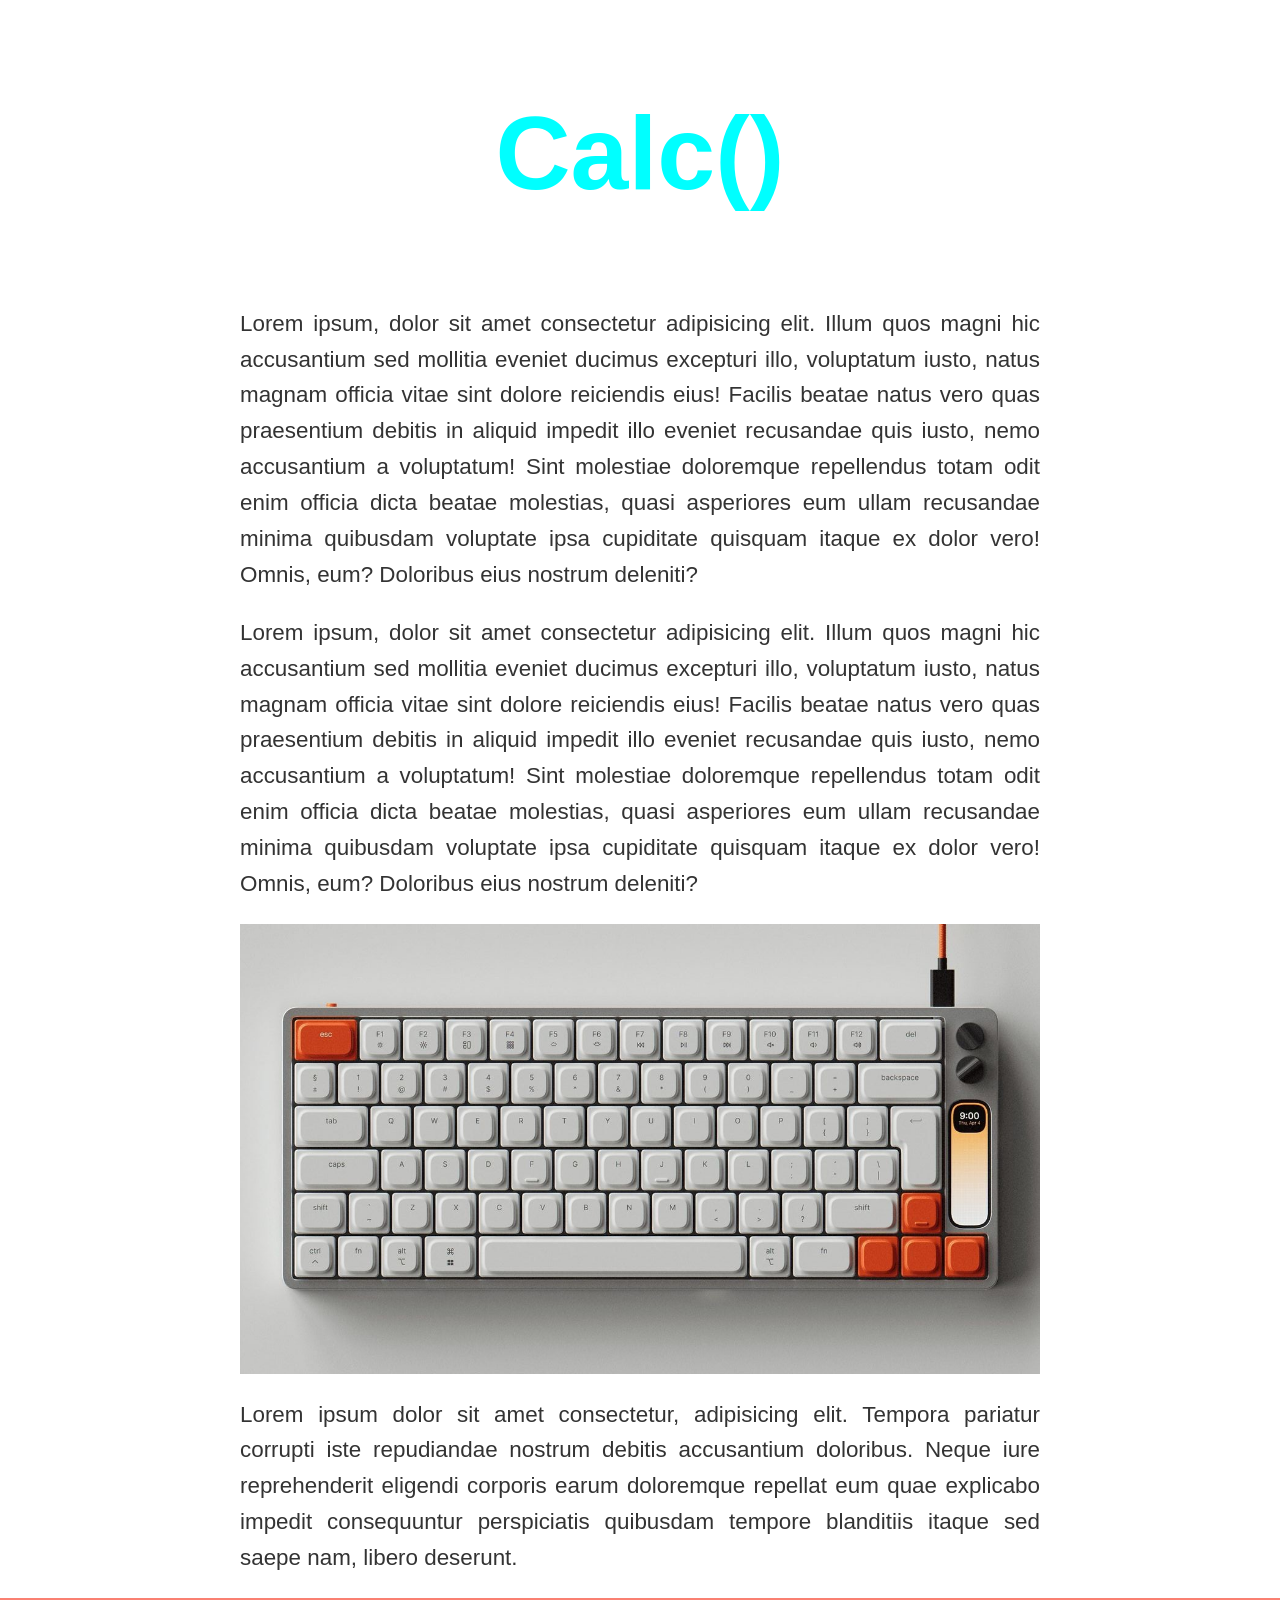
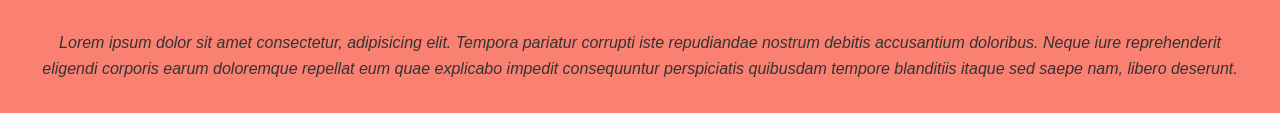
<file: css-calc/index.html>
<!DOCTYPE html>
<html lang="en">

<head>
    <meta charset="UTF-8">
    <meta name="viewport" content="width=device-width, initial-scale=1.0">
    <title>Css Calc</title>
    <link rel="stylesheet" href="style.css">
</head>

<body>
    <div class="container">
        <h1>
            Calc()
        </h1>
        <p>
            Lorem ipsum, dolor sit amet consectetur adipisicing elit. Illum quos magni hic accusantium sed mollitia
            eveniet ducimus excepturi illo, voluptatum iusto, natus magnam officia vitae sint dolore reiciendis eius!
            Facilis beatae natus vero quas praesentium debitis in aliquid impedit illo eveniet recusandae quis iusto,
            nemo accusantium a voluptatum! Sint molestiae doloremque repellendus totam odit enim officia dicta beatae
            molestias, quasi asperiores eum ullam recusandae minima quibusdam voluptate ipsa cupiditate quisquam itaque
            ex dolor vero! Omnis, eum? Doloribus eius nostrum deleniti?
        </p>
        <p>
            Lorem ipsum, dolor sit amet consectetur adipisicing elit. Illum quos magni hic accusantium sed mollitia
            eveniet ducimus excepturi illo, voluptatum iusto, natus magnam officia vitae sint dolore reiciendis eius!
            Facilis beatae natus vero quas praesentium debitis in aliquid impedit illo eveniet recusandae quis iusto,
            nemo accusantium a voluptatum! Sint molestiae doloremque repellendus totam odit enim officia dicta beatae
            molestias, quasi asperiores eum ullam recusandae minima quibusdam voluptate ipsa cupiditate quisquam itaque
            ex dolor vero! Omnis, eum? Doloribus eius nostrum deleniti?
        </p>
        <img src="../keylands.jpg" alt="keyboard" class="FullSize-img">
        <p>
            Lorem ipsum dolor sit amet consectetur, adipisicing elit. Tempora pariatur corrupti iste repudiandae nostrum
            debitis accusantium doloribus. Neque iure reprehenderit eligendi corporis earum doloremque repellat eum quae
            explicabo impedit consequuntur perspiciatis quibusdam tempore blanditiis itaque sed saepe nam, libero
            deserunt.
        </p>
        <p class="quotes">
            Lorem ipsum dolor sit amet consectetur, adipisicing elit. Tempora pariatur corrupti iste repudiandae nostrum
            debitis accusantium doloribus. Neque iure reprehenderit eligendi corporis earum doloremque repellat eum quae
            explicabo impedit consequuntur perspiciatis quibusdam tempore blanditiis itaque sed saepe nam, libero
            deserunt.
        </p>
    </div>
</body>

</html>
</file>
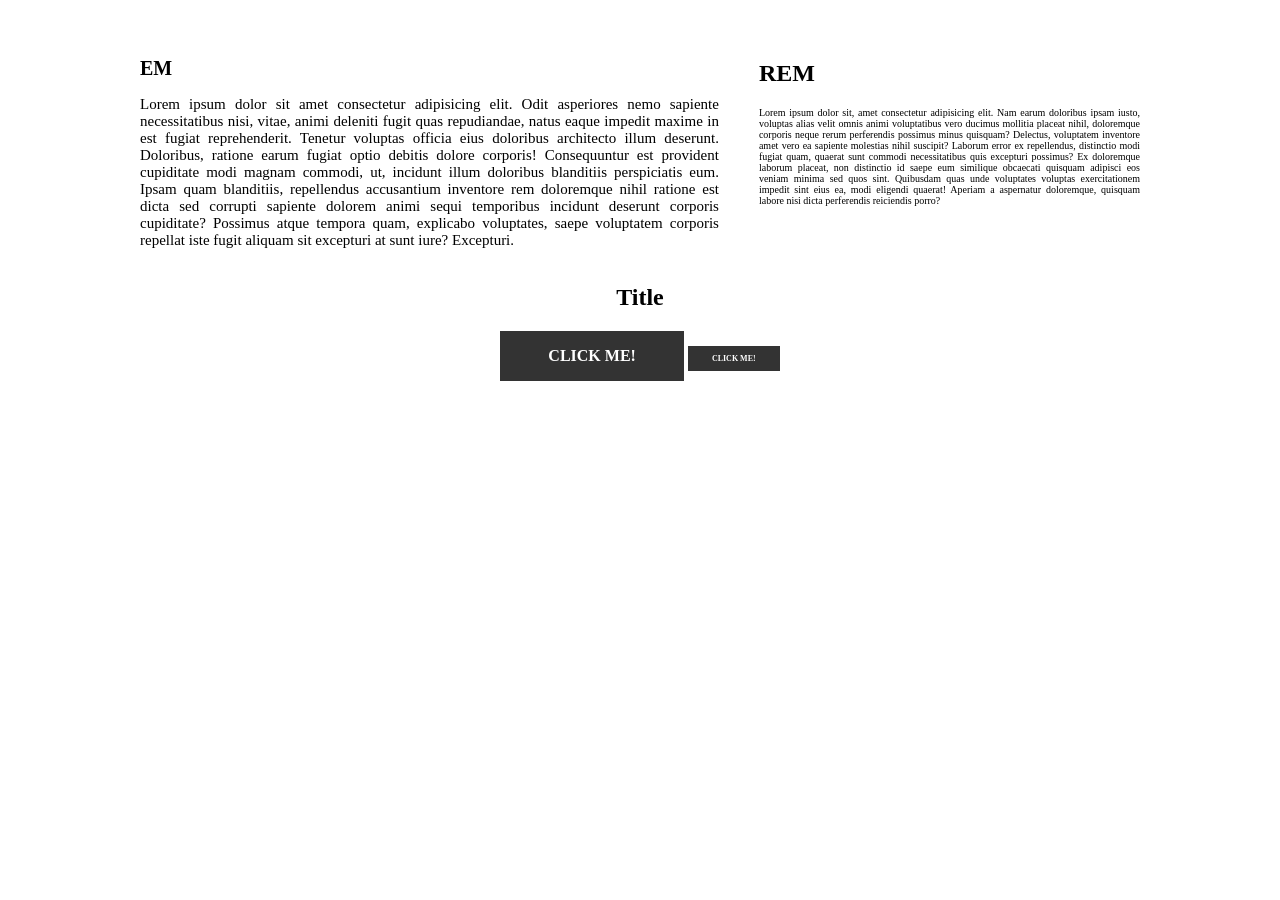
<file: em-rem/index.html>
<!DOCTYPE html>
<html lang="en">

<head>
    <meta charset="UTF-8">
    <meta name="viewport" content="width=device-width, initial-scale=1.0">
    <title>Belajar EM dan Rem</title>
    <link rel="stylesheet" href="style.css">
</head>

<body>
    <div class="container">
        <div class="typo">
            <div class="col-em">
                <h2>EM</h2>
                <p>
                    Lorem ipsum dolor sit amet consectetur adipisicing elit. Odit asperiores nemo sapiente
                    necessitatibus
                    nisi, vitae, animi deleniti fugit quas repudiandae, natus eaque impedit maxime in est fugiat
                    reprehenderit. Tenetur voluptas officia eius doloribus architecto illum deserunt. Doloribus, ratione
                    earum fugiat optio debitis dolore corporis! Consequuntur est provident cupiditate modi magnam
                    commodi, ut, incidunt illum doloribus blanditiis perspiciatis eum. Ipsam quam blanditiis,
                    repellendus accusantium inventore rem doloremque nihil ratione est dicta sed corrupti sapiente
                    dolorem animi sequi temporibus incidunt deserunt corporis cupiditate? Possimus atque tempora quam,
                    explicabo voluptates, saepe voluptatem corporis repellat iste fugit aliquam sit excepturi at sunt
                    iure? Excepturi.
                </p>
            </div>
            <div class="col-rem">
                <h2>REM</h2>
                <p>
                    Lorem ipsum dolor sit, amet consectetur adipisicing elit. Nam earum doloribus ipsam iusto, voluptas
                    alias velit omnis animi voluptatibus vero ducimus mollitia placeat nihil, doloremque corporis neque
                    rerum perferendis possimus minus quisquam? Delectus, voluptatem inventore amet vero ea sapiente
                    molestias nihil suscipit? Laborum error ex repellendus, distinctio modi fugiat quam, quaerat sunt
                    commodi necessitatibus quis excepturi possimus? Ex doloremque laborum placeat, non distinctio id
                    saepe eum similique obcaecati quisquam adipisci eos veniam minima sed quos sint. Quibusdam quas unde
                    voluptates voluptas exercitationem impedit sint eius ea, modi eligendi quaerat! Aperiam a aspernatur
                    doloremque, quisquam labore nisi dicta perferendis reiciendis porro?
                </p>
            </div>
        </div>
    </div>

    <div class="tombol">
        <h2>Title</h2>
        <a href="#" class="btn">Click Me!</a>
        <a href="#" class="btn btn-sm">Click Me!</a>
    </div>
</body>

</html>
</file>
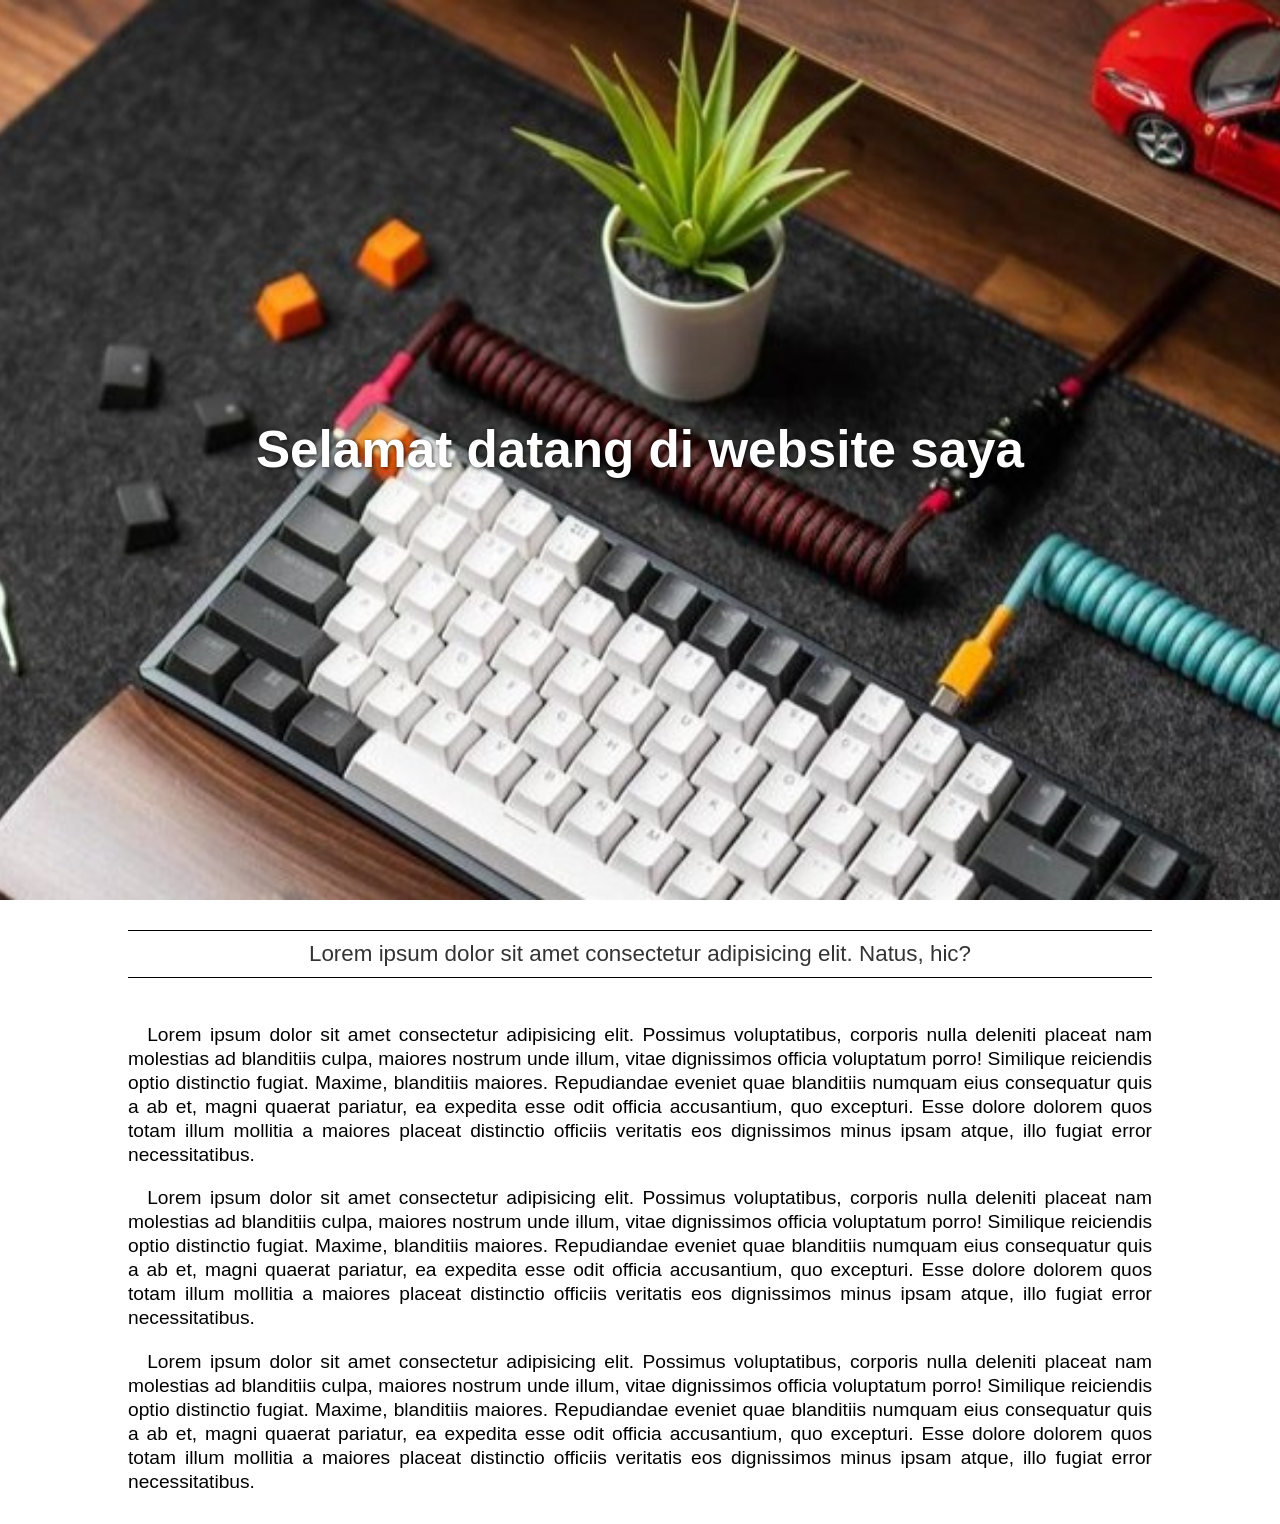
<file: viewport-unit/index.html>
<!DOCTYPE html>
<html lang="en">

<head>
    <meta charset="UTF-8">
    <meta name="viewport" content="width=device-width, initial-scale=1.0">
    <title>ViewPort Unit</title>
    <link rel="stylesheet" href="style.css">
</head>

<body>
    <header>
        <h1>Selamat datang di website saya</h1>
    </header>
    <section>
        <div class="detail">
            <span>Lorem ipsum dolor sit amet consectetur adipisicing elit. Natus, hic?</span>
        </div>
        <p>
            Lorem ipsum dolor sit amet consectetur adipisicing elit. Possimus voluptatibus, corporis nulla deleniti
            placeat nam molestias ad blanditiis culpa, maiores nostrum unde illum, vitae dignissimos officia voluptatum
            porro! Similique reiciendis optio distinctio fugiat. Maxime, blanditiis maiores. Repudiandae eveniet quae
            blanditiis numquam eius consequatur quis a ab et, magni quaerat pariatur, ea expedita esse odit officia
            accusantium, quo excepturi. Esse dolore dolorem quos totam illum mollitia a maiores placeat distinctio
            officiis veritatis eos dignissimos minus ipsam atque, illo fugiat error necessitatibus.
        </p>
        <p>
            Lorem ipsum dolor sit amet consectetur adipisicing elit. Possimus voluptatibus, corporis nulla deleniti
            placeat nam molestias ad blanditiis culpa, maiores nostrum unde illum, vitae dignissimos officia voluptatum
            porro! Similique reiciendis optio distinctio fugiat. Maxime, blanditiis maiores. Repudiandae eveniet quae
            blanditiis numquam eius consequatur quis a ab et, magni quaerat pariatur, ea expedita esse odit officia
            accusantium, quo excepturi. Esse dolore dolorem quos totam illum mollitia a maiores placeat distinctio
            officiis veritatis eos dignissimos minus ipsam atque, illo fugiat error necessitatibus.
        </p>
        <p>
            Lorem ipsum dolor sit amet consectetur adipisicing elit. Possimus voluptatibus, corporis nulla deleniti
            placeat nam molestias ad blanditiis culpa, maiores nostrum unde illum, vitae dignissimos officia voluptatum
            porro! Similique reiciendis optio distinctio fugiat. Maxime, blanditiis maiores. Repudiandae eveniet quae
            blanditiis numquam eius consequatur quis a ab et, magni quaerat pariatur, ea expedita esse odit officia
            accusantium, quo excepturi. Esse dolore dolorem quos totam illum mollitia a maiores placeat distinctio
            officiis veritatis eos dignissimos minus ipsam atque, illo fugiat error necessitatibus.
        </p>
    </section>
</body>

</html>
</file>
<file: css-calc/style.css>
* {
  box-sizing: border-box;
}

body {
  font-family: Verdana, Geneva, Tahoma, sans-serif;
  min-height: 100vh;
  font-size: 1.4em;
  line-height: 1.6;
  color: #333;
  text-align: justify;
  overflow-x: hidden;
  margin-bottom: 0;
}

.container {
  max-width: 800px;
  width: calc(100vw - 4em);
  margin: 0 auto;
  overflow: visible;
}

h1 {
  font-size: calc(6vw + 1.7rem);
  text-align: center;
  color: aqua;
}

img {
  display: block;
  max-width: 100%;
  background-size: cover;
}

.quotes {
  text-align: center;
  background-color: salmon;
  font-style: italic;
  padding: 2em;
  margin: 0 calc(-50vw + 50%);
  font-size: 1rem;
}
</file>
<file: em-rem/style.css>
/* html {
  font-size: 10px;
} */

.container {
  width: 1000px;
  margin: auto;
  margin-top: 40px;
}

.container .typo {
  display: flex;
  gap: 40px;
  text-align: justify;
}

.container .typo .col-em {
  font-size: 10px;
}

.container .typo .col-em h2 {
  font-size: 2em;
}

.container .typo .col-em p {
  font-size: 1.5em;
}

.container .typo .col-rem {
  font-size: 10px;
}

.container .typo .col-rem h2 {
  font-size: 2rem;
}

.container .typo .col-rem h2 {
  font-size: 1.5rem;
}

.tombol {
  text-align: center;
}

.tombol .btn {
  display: inline-block;
  background-color: #333;
  font-weight: 700;
  color: white;
  text-decoration: none;
  text-transform: uppercase;
  padding: 1em 3em;
}

.tombol .btn-sm {
  font-size: 0.5em;
}
</file>
<file: viewport-unit/style.css>
* {
  margin: 0;
  padding: 0;
}

body {
  font-family: Verdana, Geneva, Tahoma, sans-serif;
  line-height: 1.5em;
}

header {
  background-color: #333;
  background-image: url(../sample.jpg);
  height: 100vh;
  background-repeat: no-repeat;
  background-position: center;
  background-size: cover;
  display: flex;
}

h1 {
  /* font-size: 4rem; */
  /* font-size: 4vw; */
  font-size: 4vmax;
  line-height: 1.2em;
  color: white;
  text-shadow: 1px 1px 5px rgba(0, 0, 0, 0.8);
  text-align: center;
  margin: auto;
}

section {
  margin: 30px auto;
  width: 80%;
}

section .detail {
  font-size: 1.4rem;
  text-align: center;
  border-top: 1px solid black;
  border-bottom: 1px solid black;
  padding: 0.5em 0;
  margin-bottom: 2em;
  color: #333;
}

section p {
  font-size: 1.2em;
  margin-bottom: 1em;
  text-indent: 1em;
  text-align: justify;
}
</file>
